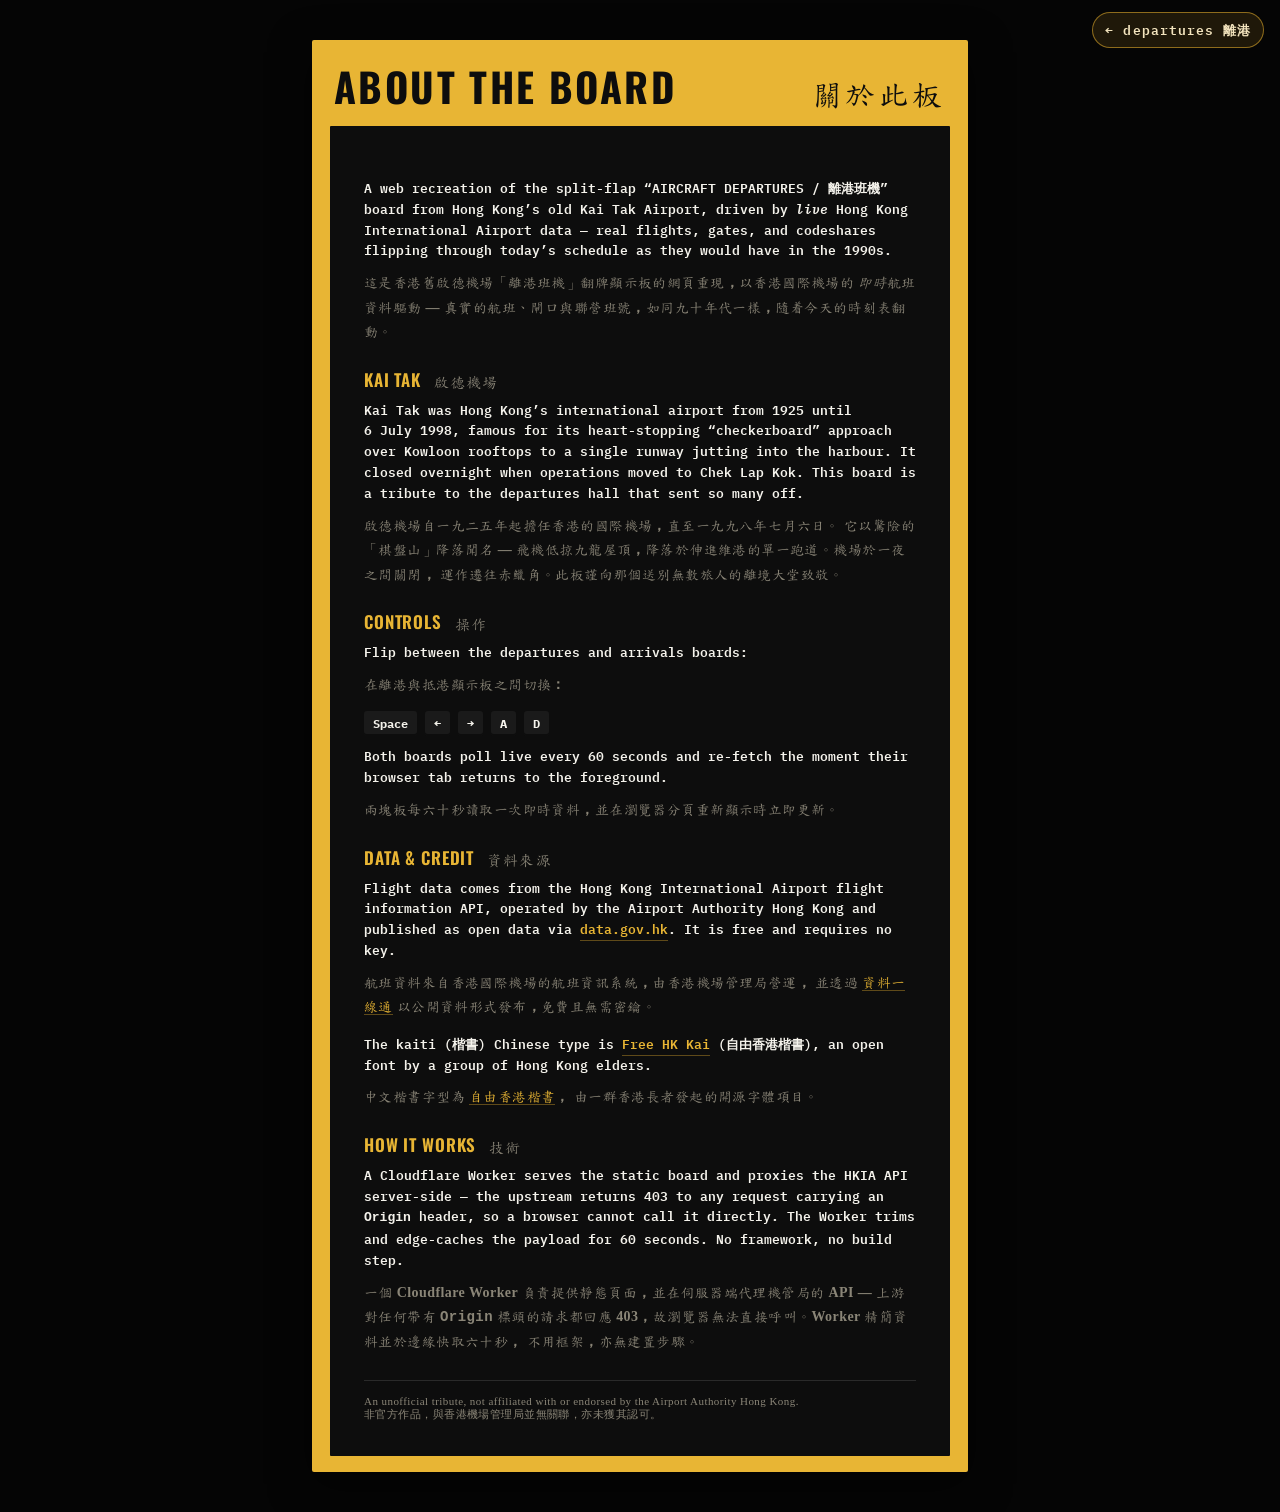
<file: public/about.html>
<!doctype html>
<html lang="en">
  <head>
    <meta charset="utf-8" />
    <meta name="viewport" content="width=device-width, initial-scale=1" />
    <meta name="color-scheme" content="dark" />
    <title>啟德復古航班顯示牌 · 關於 About</title>

    <!-- Fonts: IBM Plex Mono (labels), TW-Kai (self-hosted kaiti, board.css @font-face), Oswald (headings). -->
    <link rel="preconnect" href="https://fonts.googleapis.com" />
    <link rel="preconnect" href="https://fonts.gstatic.com" crossorigin />
    <link
      href="https://fonts.googleapis.com/css2?family=IBM+Plex+Mono:wght@600;700&family=Oswald:wght@600;700&display=swap"
      rel="stylesheet"
    />

    <!-- board.css supplies the shared skin (frame, palette, fonts, page-nav);
         the inline block below styles only the about page's prose. -->
    <link rel="stylesheet" href="board.css" />
    <style>
      /* The about "board" scrolls with its content rather than being scaled to
         the viewport like the flight boards. board.css pins html/body/.stage to
         the viewport height and clips overflow; undo all of that here so the
         document scrolls naturally when the content is taller than the screen. */
      html, body { height: auto; overflow: visible; }
      .stage {
        align-items: flex-start;
        height: auto;
        min-height: 100vh;
        overflow: visible;
        padding: 40px 16px;
        box-sizing: border-box;
      }
      .about { max-width: 620px; padding: 30px 34px 34px; }

      .about .header { flex-direction: column; align-items: flex-start; gap: 2px; }

      .about section { margin-top: 22px; }
      .about h2 {
        margin: 0 0 8px;
        font-family: 'Oswald', 'Helvetica Neue', Arial, sans-serif;
        font-weight: 600;
        font-size: 17px;
        letter-spacing: 0.05em;
        text-transform: uppercase;
        color: var(--frame-yellow);
      }
      .about h2 .zh {
        font-family: 'TW-Kai', 'Kaiti TC', 'STKaiti', 'BiauKai', 'DFKai-SB', serif;
        font-weight: 600;
        font-size: 15px;
        letter-spacing: 0.08em;
        margin-left: 8px;
        color: var(--label-muted);
        text-transform: none;
      }
      .about p {
        margin: 0 0 10px;
        font-family: 'IBM Plex Mono', monospace;
        font-weight: 600;
        font-size: 13px;
        line-height: 1.6;
        color: var(--flap-text);
      }
      /* Chinese paragraph: kaiti brush face, sits just under its English twin,
         slightly dimmer so the pair reads as one bilingual block. */
      .about p.zh {
        font-family: 'TW-Kai', 'Kaiti TC', 'STKaiti', 'BiauKai', 'DFKai-SB', serif;
        font-size: 14px;
        line-height: 1.75;
        letter-spacing: 0.03em;
        color: var(--label-muted);
        margin-bottom: 14px;
      }
      .about a { color: var(--frame-yellow); text-decoration: none; border-bottom: 1px solid rgba(217, 166, 43, 0.4); }
      .about a:hover { border-bottom-color: var(--frame-yellow); }

      /* Keyboard-control keycaps rendered as little flap faces. */
      .keys { display: flex; flex-wrap: wrap; gap: 8px; margin: 4px 0 10px; }
      .keys kbd {
        font-family: 'IBM Plex Mono', monospace;
        font-weight: 700;
        font-size: 12px;
        color: var(--flap-text);
        background: var(--flap-face);
        border-radius: 3px;
        padding: 5px 9px;
        box-shadow: inset 0 -2px 0 rgba(0, 0, 0, 0.5);
      }

      .about .foot {
        margin-top: 26px;
        padding-top: 14px;
        border-top: 1px solid #2a2a2a;
        font-size: 11px;
        color: var(--label-muted);
        letter-spacing: 0.04em;
      }
    </style>
  </head>
  <body>
    <a class="page-nav" href="index.html">&larr; departures 離港</a>
    <div class="stage">
      <div class="frame">
        <div class="header">
          <div class="title-en">About the Board</div>
          <div class="title-zh">關於此板</div>
        </div>

        <div class="board kaitak about">
          <section>
            <p>
              A web recreation of the split-flap
              &ldquo;AIRCRAFT&nbsp;DEPARTURES&nbsp;/&nbsp;離港班機&rdquo;
              board from Hong Kong&rsquo;s old Kai Tak Airport, driven by
              <em>live</em> Hong Kong International Airport data &mdash; real
              flights, gates, and codeshares flipping through today&rsquo;s
              schedule as they would have in the 1990s.
            </p>
            <p class="zh">
              這是香港舊啟德機場「離港班機」翻牌顯示板的網頁重現，以香港國際機場的
              <em>即時</em>航班資料驅動 &mdash;
              真實的航班、閘口與聯營班號，如同九十年代一樣，隨着今天的時刻表翻動。
            </p>
          </section>

          <section>
            <h2>Kai Tak <span class="zh">啟德機場</span></h2>
            <p>
              Kai Tak was Hong Kong&rsquo;s international airport from 1925
              until 6&nbsp;July&nbsp;1998, famous for its heart-stopping
              &ldquo;checkerboard&rdquo; approach over Kowloon rooftops to a
              single runway jutting into the harbour. It closed overnight when
              operations moved to Chek Lap Kok. This board is a tribute to the
              departures hall that sent so many off.
            </p>
            <p class="zh">
              啟德機場自一九二五年起擔任香港的國際機場，直至一九九八年七月六日。
              它以驚險的「棋盤山」降落聞名 &mdash;
              飛機低掠九龍屋頂，降落於伸進維港的單一跑道。機場於一夜之間關閉，
              運作遷往赤鱲角。此板謹向那個送別無數旅人的離境大堂致敬。
            </p>
          </section>

          <section>
            <h2>Controls <span class="zh">操作</span></h2>
            <p>Flip between the departures and arrivals boards:</p>
            <p class="zh">在離港與抵港顯示板之間切換：</p>
            <div class="keys">
              <kbd>Space</kbd><kbd>&larr;</kbd><kbd>&rarr;</kbd><kbd>A</kbd><kbd>D</kbd>
            </div>
            <p>
              Both boards poll live every 60 seconds and re-fetch the moment
              their browser tab returns to the foreground.
            </p>
            <p class="zh">
              兩塊板每六十秒讀取一次即時資料，並在瀏覽器分頁重新顯示時立即更新。
            </p>
          </section>

          <section>
            <h2>Data &amp; credit <span class="zh">資料來源</span></h2>
            <p>
              Flight data comes from the Hong Kong International Airport flight
              information API, operated by the Airport Authority Hong Kong and
              published as open data via
              <a href="https://data.gov.hk/en-data/dataset/aahk-team1-flight-info" target="_blank" rel="noopener">data.gov.hk</a>.
              It is free and requires no key.
            </p>
            <p class="zh">
              航班資料來自香港國際機場的航班資訊系統，由香港機場管理局營運，
              並透過
              <a href="https://data.gov.hk/tc-data/dataset/aahk-team1-flight-info" target="_blank" rel="noopener">資料一線通</a>
              以公開資料形式發布，免費且無需密鑰。
            </p>
            <p>
              The kaiti (楷書) Chinese type is
              <a href="https://freehkfonts.opensource.hk" target="_blank" rel="noopener">Free&nbsp;HK&nbsp;Kai</a>
              (自由香港楷書), an open font by a group of Hong Kong elders.
            </p>
            <p class="zh">
              中文楷書字型為
              <a href="https://freehkfonts.opensource.hk" target="_blank" rel="noopener">自由香港楷書</a>，
              由一群香港長者發起的開源字體項目。
            </p>
          </section>

          <section>
            <h2>How it works <span class="zh">技術</span></h2>
            <p>
              A Cloudflare Worker serves the static board and proxies the HKIA
              API server-side &mdash; the upstream returns 403 to any request
              carrying an <code>Origin</code> header, so a browser cannot call
              it directly. The Worker trims and edge-caches the payload for
              60&nbsp;seconds. No framework, no build step.
            </p>
            <p class="zh">
              一個 Cloudflare Worker 負責提供靜態頁面，並在伺服器端代理機管局的
              API &mdash; 上游對任何帶有 <code>Origin</code> 標頭的請求都回應
              403，故瀏覽器無法直接呼叫。Worker 精簡資料並於邊緣快取六十秒，
              不用框架，亦無建置步驟。
            </p>
          </section>

          <div class="foot">
            An unofficial tribute, not affiliated with or endorsed by the
            Airport Authority Hong Kong.<br />
            非官方作品，與香港機場管理局並無關聯，亦未獲其認可。
          </div>
        </div>
      </div>
    </div>
    <!-- No keyboard-nav handler here (unlike the flight boards): this is a
         scrollable reading page, so Space / arrow keys must scroll, not flip. -->
  </body>
</html>
</file>
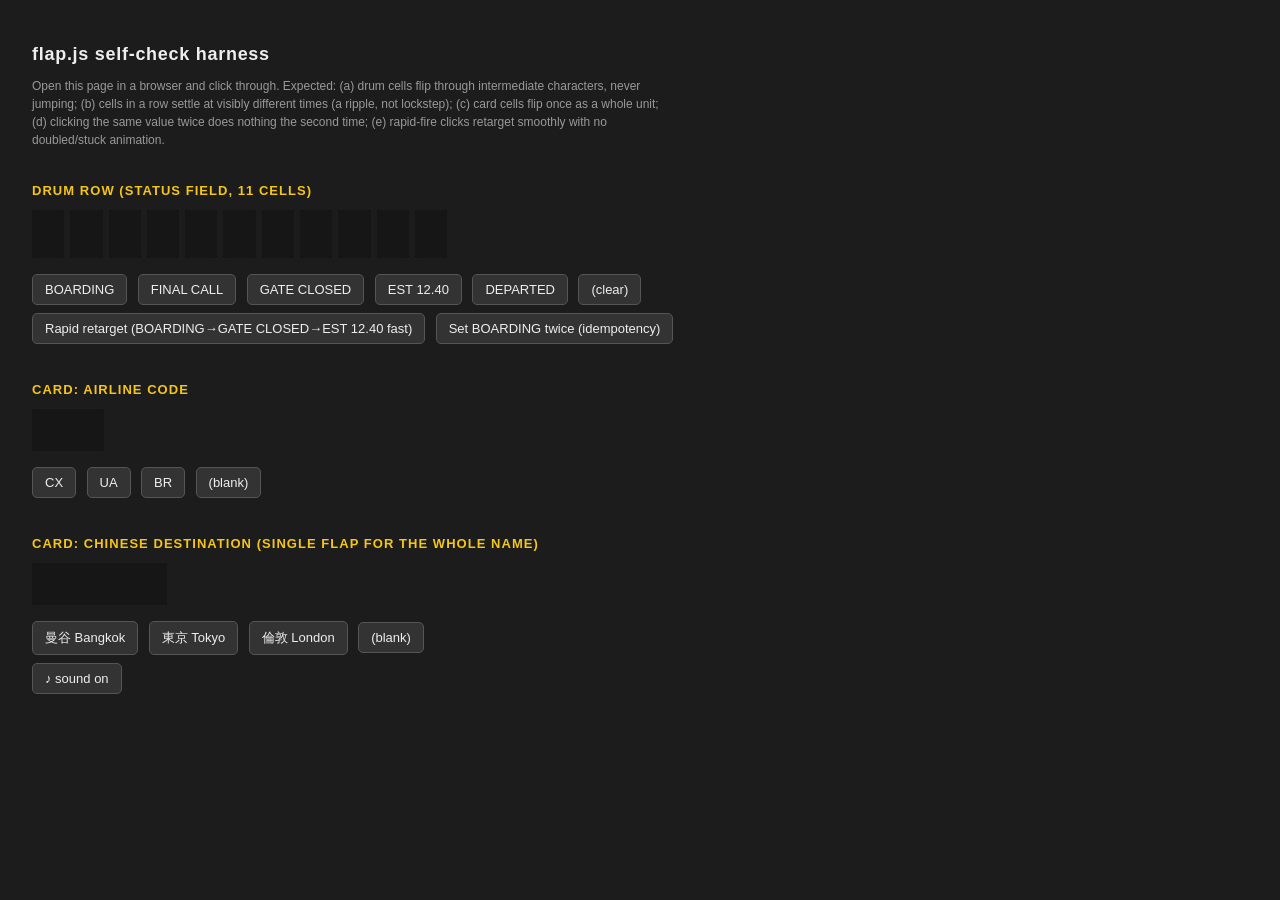
<file: public/flap-test.html>
<!doctype html>
<html lang="en">
<head>
<meta charset="utf-8">
<meta name="viewport" content="width=device-width, initial-scale=1">
<title>flap.js self-check</title>
<style>
  body { background:#1c1c1c; color:#eee; font-family: "Helvetica Neue", Arial, sans-serif;
         margin:0; padding:32px; }
  h1 { font-size:18px; font-weight:600; letter-spacing:.04em; }
  h2 { font-size:13px; text-transform:uppercase; letter-spacing:.08em; color:#f5c518; margin-top:34px; }
  .row { display:flex; gap:6px; align-items:center; margin:12px 0; }
  /* Drum cells: monospace so single glyphs line up. */
  .drumrow .flap-cell { font-family: "SF Mono", Menlo, Consolas, monospace; font-size:34px; }
  /* Card cells sized wider for whole strings. */
  .card-airline { font-family:"SF Mono",Menlo,monospace; font-size:30px; letter-spacing:.05em; }
  .card-dest { font-family:"PingFang TC","Noto Sans TC",sans-serif; font-size:30px; }
  button { background:#333; color:#eee; border:1px solid #555; border-radius:5px;
           padding:7px 12px; margin:4px 6px 4px 0; font-size:13px; cursor:pointer; }
  button:hover { background:#444; }
  p.note { color:#999; font-size:12px; max-width:640px; line-height:1.5; }
  code { color:#f5c518; }
</style>
</head>
<body>
  <h1>flap.js self-check harness</h1>
  <p class="note">Open this page in a browser and click through. Expected:
    (a) drum cells flip through intermediate characters, never jumping;
    (b) cells in a row settle at visibly different times (a ripple, not lockstep);
    (c) card cells flip once as a whole unit;
    (d) clicking the same value twice does nothing the second time;
    (e) rapid-fire clicks retarget smoothly with no doubled/stuck animation.</p>

  <h2>Drum row (status field, 11 cells)</h2>
  <div class="row drumrow" id="drumrow"></div>
  <div>
    <button data-drum="BOARDING">BOARDING</button>
    <button data-drum="FINAL CALL">FINAL CALL</button>
    <button data-drum="GATE CLOSED">GATE CLOSED</button>
    <button data-drum="EST 12.40">EST 12.40</button>
    <button data-drum="DEPARTED">DEPARTED</button>
    <button data-drum="">(clear)</button>
  </div>
  <div>
    <button id="rapid">Rapid retarget (BOARDING→GATE CLOSED→EST 12.40 fast)</button>
    <button id="same">Set BOARDING twice (idempotency)</button>
  </div>

  <h2>Card: airline code</h2>
  <div class="row" id="airlinerow"></div>
  <div>
    <button data-air="CX">CX</button>
    <button data-air="UA">UA</button>
    <button data-air="BR">BR</button>
    <button data-air="">(blank)</button>
  </div>

  <h2>Card: Chinese destination (single flap for the whole name)</h2>
  <div class="row" id="destrow"></div>
  <div>
    <button data-dest="曼谷">曼谷 Bangkok</button>
    <button data-dest="東京">東京 Tokyo</button>
    <button data-dest="倫敦">倫敦 London</button>
    <button data-dest="">(blank)</button>
  </div>

  <script src="flap.js"></script>
  <script>
    // --- Drum row: N single-char cells + a helper to set a whole string ---
    var DRUM_LEN = 11;
    var drumCells = [];
    var drumHost = document.getElementById('drumrow');
    for (var i = 0; i < DRUM_LEN; i++) {
      drumCells.push(createFlapCell(drumHost, { mode: 'drum', width: '0.95em', height: '1.4em' }));
    }
    function setDrumString(s) {
      s = (s || '').toUpperCase();
      for (var i = 0; i < DRUM_LEN; i++) {
        drumCells[i].setValue(i < s.length ? s[i] : ' ');
      }
    }

    // --- Card cells ---
    var airline = createFlapCell(document.getElementById('airlinerow'),
      { mode: 'card', className: 'card-airline', width: '2.4em', height: '1.4em' });
    var dest = createFlapCell(document.getElementById('destrow'),
      { mode: 'card', className: 'card-dest', width: '4.5em', height: '1.4em' });

    // --- Wire buttons ---
    document.querySelectorAll('[data-drum]').forEach(function (b) {
      b.addEventListener('click', function () { setDrumString(b.getAttribute('data-drum')); });
    });
    document.querySelectorAll('[data-air]').forEach(function (b) {
      b.addEventListener('click', function () { airline.setValue(b.getAttribute('data-air')); });
    });
    document.querySelectorAll('[data-dest]').forEach(function (b) {
      b.addEventListener('click', function () { dest.setValue(b.getAttribute('data-dest')); });
    });

    // (e) rapid retarget: three targets in the same tick — must not stack loops.
    document.getElementById('rapid').addEventListener('click', function () {
      setDrumString('BOARDING');
      setDrumString('GATE CLOSED');
      setDrumString('EST 12.40'); // final target the row must settle on
    });
    // (d) idempotency: second identical set must trigger nothing.
    document.getElementById('same').addEventListener('click', function () {
      setDrumString('BOARDING');
      setDrumString('BOARDING');
    });
  </script>
</body>
</html>
</file>
<file: public/board.css>
/*
 * board.css — Kai Tak "AIRCRAFT DEPARTURES" split-flap board skin.
 * Palette + layout derived from the reference photos and Paper mockup.
 * No build step; pairs with flap.js (cell engine) and board.js (rendering).
 */

/* TW-Kai (教育部全字庫正楷體, data.gov.tw dataset 5961) — subset to the
 * board's characters by scripts/subset-kai-font.sh. Covers the full BMP
 * (~39,200 CJK chars) so no place-name glyph needs a system-font fallback;
 * the fallback faces after it are only a safety net for chars added to
 * destinations.json before the subset is re-run. The weight range spans
 * everything so the browser never synthesizes a faux bold over the single
 * brush-stroke weight this font actually has. */
@font-face {
  font-family: 'TW-Kai';
  src: url('fonts/TWKai-subset.woff2') format('woff2');
  font-weight: 100 900;
  font-display: swap;
}

:root {
  color-scheme: dark; /* board is a fixed dark design — stop mobile auto-dark from re-tinting it */
  /* Palette */
  --frame-yellow: #E8B534;
  --board-black: #0D0D0D;
  --flap-face: #1A1A1A;
  --flap-text: #F5F3EC;
  --label-muted: #8A8577;
  --lamp-red: #E8261C;
  --lamp-dim: #4A1210;
  --status-red: #FF5040; /* status column flips, per the reference photos */

  /* Cell geometry — drum cells are fixed-width so groups align into columns. */
  --cw: 20px;   /* drum cell width  (must match CELL.w in board.js) */
  --ch: 28px;   /* drum cell height */
  --col-gap: 10px;

  /* Column widths = (slot count × cell width), matching the slot counts in board.js */
  --col-airline: 52px;
  --col-flight:  calc(7 * var(--cw));   /* 140 */
  --col-destEN:  calc(12 * var(--cw));  /* 240 */
  --col-destZH:  96px;
  --col-sched:   calc(5 * var(--cw));   /* 100 */
  --col-gate:    calc(3 * var(--cw));   /* 60 */
  --col-status:  150px;
  --col-departure: calc(5 * var(--cw)); /* 100 */
  --col-lamp:    26px;
}

* { box-sizing: border-box; }

html, body {
  margin: 0;
  height: 100%;
  overflow: hidden;                 /* board is scaled to fit; never scroll */
  background: #050505;
}

.stage {
  width: 100vw;
  height: 100vh;
  display: flex;
  align-items: center;
  justify-content: center;
  overflow: hidden;
}

/* Outer amber frame. Scaled as a whole by board.js (transform: scale).
 * The real board's yellow frame has near-square corners, so keep the radius
 * tiny — just enough to avoid a harsh pixel edge. */
.frame {
  background: var(--frame-yellow);
  padding: 14px 18px 16px;
  border-radius: 2px;
  box-shadow: 0 12px 40px rgba(0, 0, 0, 0.6);
  transform-origin: center center;
}

.board {
  position: relative;                /* anchors the stale indicator */
  background: var(--board-black);
  padding: 18px 22px;
  border-radius: 1px;
}

/* ---- Header (black text on the yellow frame, per the photos) ----------- */
.header {
  display: flex;
  align-items: baseline;
  justify-content: space-between;
  gap: 24px;
  padding: 2px 4px 10px;
}
.title-en {
  font-family: 'Oswald', 'Arial Narrow', 'Helvetica Neue', Arial, sans-serif;
  font-weight: 700;
  font-size: 40px;
  letter-spacing: 0.06em;
  color: var(--board-black);
  text-transform: uppercase;
}
.title-zh {
  font-family: 'TW-Kai', 'Kaiti TC', 'STKaiti', 'BiauKai', 'DFKai-SB', serif;
  font-weight: 700;
  font-size: 30px;
  letter-spacing: 0.12em;
  color: var(--board-black);
}

/* ---- Shared grid (column labels + every flight row) -------------------- */
.klabels,
.krow {
  display: grid;
  grid-template-columns:
    var(--col-airline) var(--col-flight) var(--col-destEN) var(--col-destZH)
    var(--col-sched) var(--col-gate) var(--col-status) var(--col-departure)
    var(--col-lamp);
  column-gap: var(--col-gap);
  align-items: center;
}

/* Bilingual column labels: small, muted, uppercase English over Chinese. */
.klabels {
  margin-bottom: 8px;
  padding-bottom: 4px;
}
.klabel {
  display: flex;
  flex-direction: column;
  line-height: 1.1;
  color: var(--label-muted);
}
.klabel .en {
  font-family: 'Oswald', 'Helvetica Neue', Arial, sans-serif;
  font-weight: 600;
  font-size: 12px;
  letter-spacing: 0.03em;
  /* Kai Tak's column captions are lowercase ("flight", "to", "scheduled"…),
     so no uppercase transform here. */
}
.klabel .zh {
  font-family: 'TW-Kai', 'Kaiti TC', 'STKaiti', 'BiauKai', 'DFKai-SB', serif;
  font-weight: 600;
  font-size: 11px;
}

/* ---- Flight rows ------------------------------------------------------- */
.rows { display: flex; flex-direction: column; gap: 4px; }
.krow { padding: 1px 0; }

/* Each grid cell hosts flap cells laid out with no inter-cell whitespace. */
.kcell { display: flex; align-items: center; font-size: 0; }
.kcell.airline { justify-content: center; }
.kcell.lamp    { justify-content: flex-end; }

/* ---- Flap cell theming (override flap.js defaults) --------------------- *
 * The two-class selectors below (.kaitak .flap-cell) out-specify flap.js's
 * single-class rules regardless of stylesheet order.                        */
.kaitak .flap-cell {
  background: var(--board-black);
  color: var(--flap-text);
  font-family: 'IBM Plex Mono', monospace;
  font-weight: 700;
}
.kaitak .flap-face { background: var(--flap-face); }

/* Airline logo card: the carrier's real logo (flap.js's createLogoCell fetches
 * it from the Aviasales logo CDN by IATA code) sits on a light "sticker". When
 * the logo can't load, a brand-coloured 2-letter chip shows through instead —
 * colours are set per row via --air-bg / --air-fg. On carrier change the inner
 * fold panel flips like the drum cells (see .logo-flip). */
.kaitak .airline .logo-card {
  position: relative;
  width: var(--fw, 50px);
  height: var(--fh, 26px);
  border-radius: 3px;
  overflow: hidden;
  background: var(--flap-text); /* cream sticker behind the logo */
  perspective: 220px;           /* depth for the fold */
}
/* Fold panel: the whole sticker face folds up/away on change, then the new
 * face folds down into place — a single-leaf split-flap for the logo. */
.kaitak .airline .logo-flip {
  position: relative;
  width: 100%;
  height: 100%;
  transform-origin: 50% 50%;
  backface-visibility: hidden;
  transition: transform 130ms ease-in;
}
.kaitak .airline .logo-card.is-flipping .logo-flip { transform: rotateX(-90deg); }
@media (prefers-reduced-motion: reduce) {
  .kaitak .airline .logo-flip { transition: none; }
}
.kaitak .airline .logo-img {
  display: block;
  width: 100%;
  height: 100%;
  object-fit: contain;
  padding: 2px;
  box-sizing: border-box;
}
/* Fallback chip: fills the card with the brand colour + 2-letter code. Hidden
 * until the logo fails to load (.no-logo), which also hides the image. */
.kaitak .airline .logo-code {
  position: absolute;
  inset: 0;
  display: none;
  align-items: center;
  justify-content: center;
  font-family: 'IBM Plex Mono', monospace;
  font-weight: 700;
  font-size: 16px;
  background: var(--air-bg, var(--flap-face));
  color: var(--air-fg, var(--flap-text));
}
.kaitak .airline .logo-card.no-logo .logo-img { display: none; }
.kaitak .airline .logo-card.no-logo .logo-code { display: flex; }

/* Chinese destination card uses the kaiti (楷體) brush face. */
.kaitak .destzh .flap-cell {
  font-family: 'TW-Kai', 'Kaiti TC', 'STKaiti', 'BiauKai', 'DFKai-SB', serif;
  font-weight: 700;
}
/* Justify the city name across the column (分散對齊), like the reference
 * board: a 2-char name reads 上 … 海 spread to the edges, not centred.
 * text-align-last drives the single (last) line; text-justify:inter-character
 * is essential for CJK — the default `auto` only stretches at spaces, and
 * Han names have none, so without it the line falls back to left-aligned.
 * white-space:normal lets justification apply (names always fit, never wrap). */
.kaitak .destzh .flap-ch {
  box-sizing: border-box;
  padding: 0 6px;
  white-space: normal;
  text-align: justify;
  text-align-last: justify;
  text-justify: inter-character;
}

/* Revised/actual time drums flip in warm signal red — on the real board the
 * departure / arrival time column reads in red characters. */
.kaitak .departure .flap-cell,
.kaitak .arrtime .flap-cell { color: var(--status-red); }

/* Status: small backlit bilingual text (not flaps), per the reference photo. */
.kcell.status { display: flex; flex-direction: column; justify-content: center; line-height: 1.15; font-size: 0; }
.kcell.status .st-en { font-family: 'Oswald', 'Helvetica Neue', Arial, sans-serif; font-weight: 600; font-size: 13px; letter-spacing: 0.06em; color: #E9E4D4; }
.kcell.status .st-zh { font-family: 'TW-Kai', 'Kaiti TC', 'STKaiti', 'BiauKai', 'DFKai-SB', serif; font-weight: 600; font-size: 12px; color: #E9E4D4; }

/* ---- Boarding lamp ----------------------------------------------------- */
.lamp {
  width: 14px;
  height: 14px;
  border-radius: 50%;
  background: var(--lamp-dim);
  transition: background 120ms ease, box-shadow 120ms ease;
}
.lamp.lit {
  background: var(--lamp-red);
  box-shadow: 0 0 8px 2px rgba(232, 38, 28, 0.8);
}

/* ---- Stale-data indicator ---------------------------------------------- *
 * Tiny, dim label tucked into the board's bottom-right corner. Hidden until
 * data.js adds .is-stale to .board (worker served a cached copy). Kept
 * deliberately quiet so it never fights the vintage board aesthetic. */
.stale-indicator {
  position: absolute;
  right: 10px;
  bottom: 5px;
  font-family: 'IBM Plex Mono', monospace;
  font-size: 10px;
  letter-spacing: 0.18em;
  color: #514d43;
  opacity: 0;
  transition: opacity 240ms ease;
  pointer-events: none;
}
.board.is-stale .stale-indicator { opacity: 0.75; }

/* ---- HUD controls (page-switch links + sound toggle) ------------------- *
 * Fixed to the corners of the near-black stage, outside the scaled yellow
 * frame so they never distort with the board. Styled as small amber pills so
 * they're clearly legible against the dark stage while still reading as part
 * of the vintage board. `.page-nav` is the shared base; positional modifiers
 * place each control in its own corner:
 *   (default)  top-right  — departures <-> arrivals switch
 *   .left      top-left   — about link
 *   .mute      bottom-left — flip-sound toggle (button, injected by flap.js) */
.page-nav {
  position: fixed;
  top: 12px;
  right: 16px;
  z-index: 10;
  font-family: 'IBM Plex Mono', monospace;
  font-size: 13px;
  font-weight: 600;
  letter-spacing: 0.08em;
  color: #F3E4BE;
  text-decoration: none;
  padding: 6px 12px;
  border: 1px solid rgba(217, 166, 43, 0.6);
  border-radius: 999px;
  background: rgba(217, 166, 43, 0.12);
  cursor: pointer;
  transition: background 160ms ease, color 160ms ease, border-color 160ms ease;
}
.page-nav:hover,
.page-nav:focus {
  color: var(--board-black);
  background: var(--frame-yellow);
  border-color: var(--frame-yellow);
  outline: none;
}
.page-nav.left { right: auto; left: 16px; }
.page-nav.mute { right: auto; left: 16px; top: auto; bottom: 12px; }
</file>
